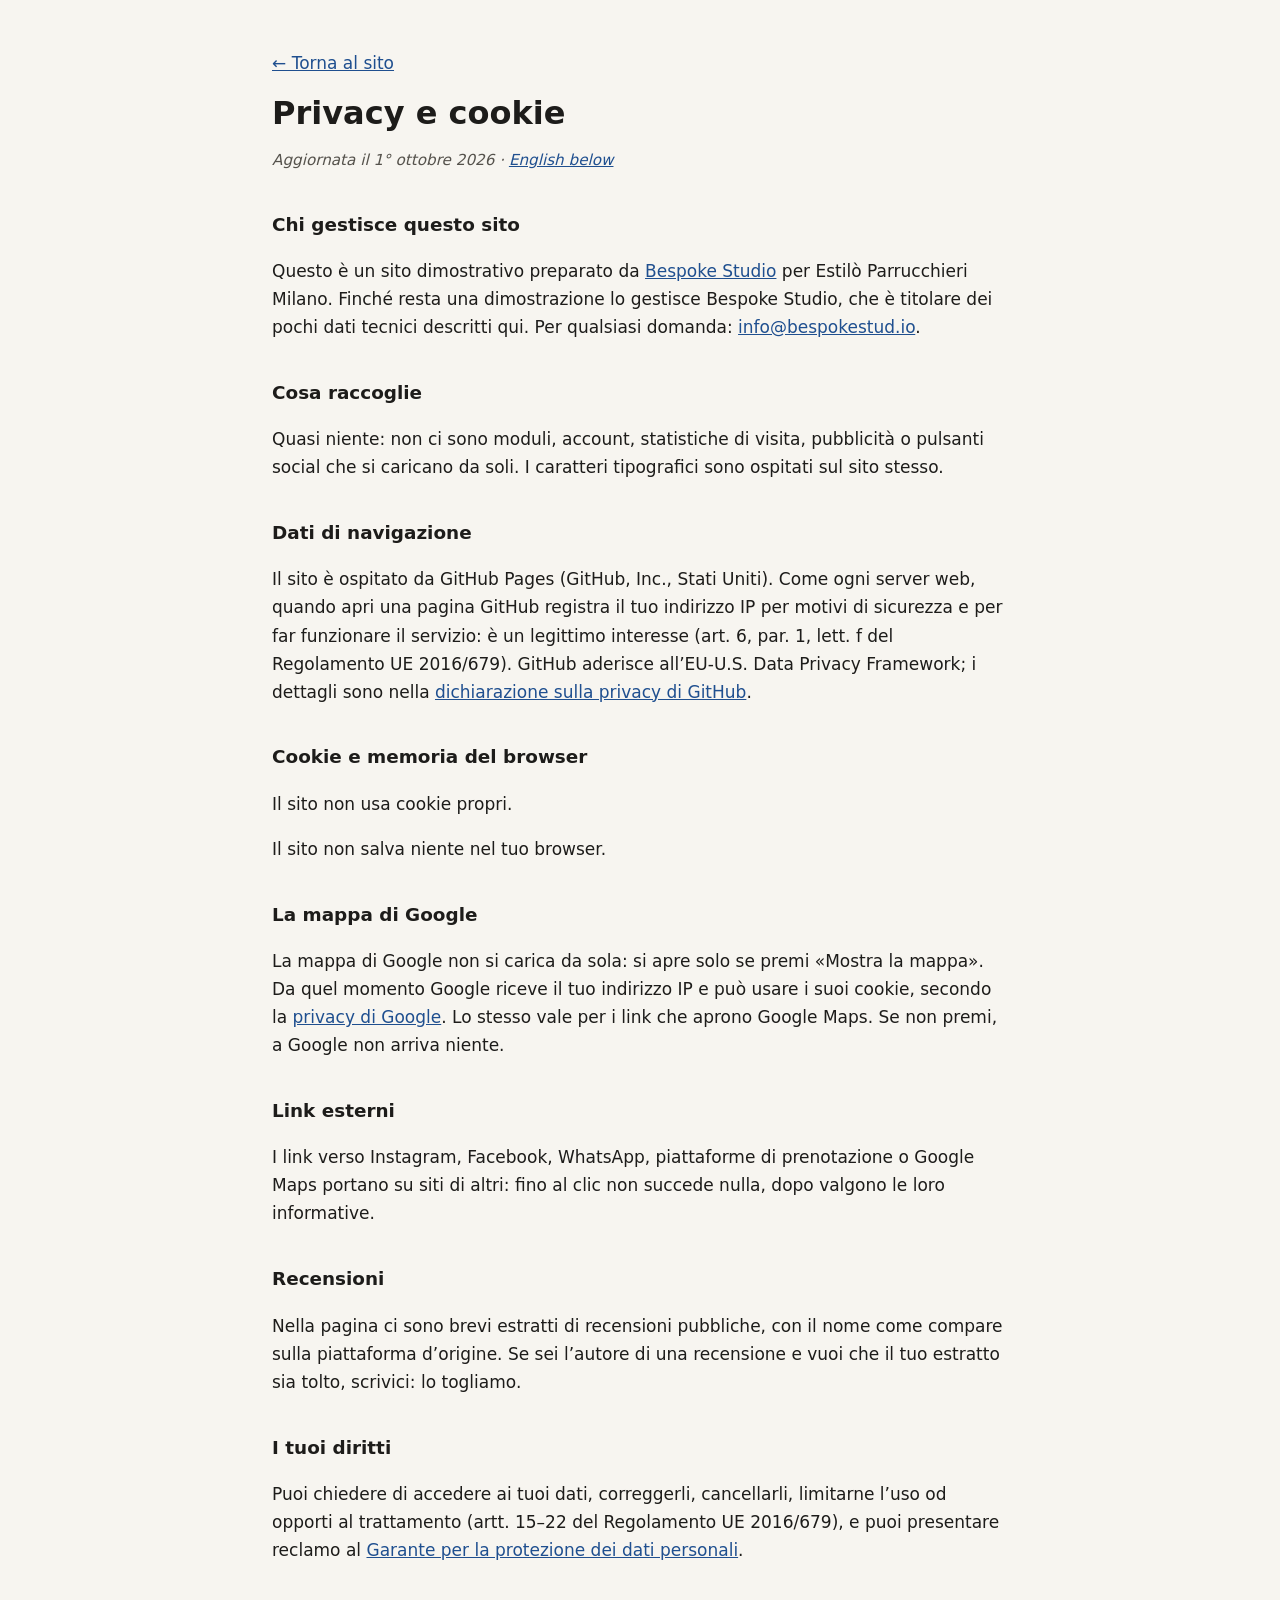
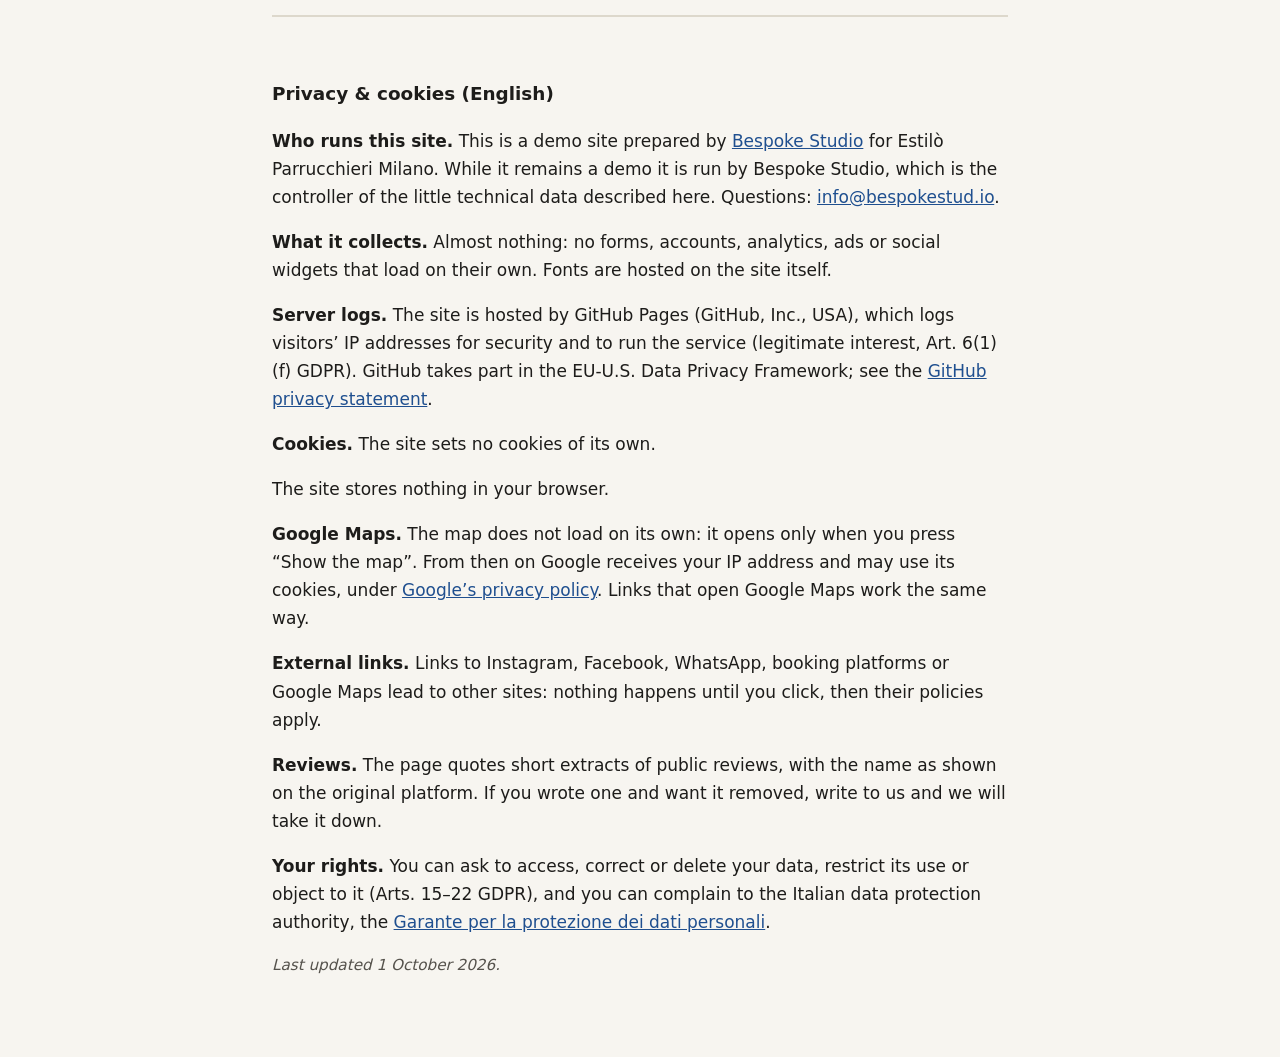
<file: privacy.html>
<!DOCTYPE html>
<html lang="it">
<head>
  <meta charset="UTF-8">
  <meta name="viewport" content="width=device-width, initial-scale=1.0">
  <meta name="robots" content="noindex">
  <title>Privacy e cookie · Estilò Parrucchieri Milano</title>
  <meta name="description" content="Informativa privacy e cookie del sito Estilò Parrucchieri Milano.">
  <style>
    body { margin: 0; background: #f7f5f0; color: #1d1c1a; font: 17px/1.65 system-ui, -apple-system, "Segoe UI", Roboto, sans-serif; }
    main { max-width: 46rem; margin: 0 auto; padding: 32px 20px 64px; }
    h1 { font-size: 2rem; line-height: 1.2; margin: 0.4em 0 0.2em; }
    h2 { font-size: 1.15rem; margin: 2em 0 0.4em; }
    a { color: #1f4f8f; }
    .data { color: #55524c; font-style: italic; font-size: 0.95rem; }
    .en { margin-top: 3em; padding-top: 1.5em; border-top: 2px solid #ddd8cc; }
    code { font-size: 0.9em; background: #ebe7dc; padding: 0 4px; border-radius: 3px; }
  </style>
</head>
<body>
<main>
  <p><a href="index.html">← Torna al sito</a></p>
  <h1>Privacy e cookie</h1>
  <p class="data">Aggiornata il 1° ottobre 2026 · <a href="#english" lang="en">English below</a></p>
  <h2>Chi gestisce questo sito</h2>
  <p>Questo è un sito dimostrativo preparato da <a href="https://bespokestud.io" rel="noopener">Bespoke Studio</a> per Estilò Parrucchieri Milano. Finché resta una dimostrazione lo gestisce Bespoke Studio, che è titolare dei pochi dati tecnici descritti qui. Per qualsiasi domanda: <a href="mailto:info@bespokestud.io">info@bespokestud.io</a>.</p>
  <h2>Cosa raccoglie</h2>
  <p>Quasi niente: non ci sono moduli, account, statistiche di visita, pubblicità o pulsanti social che si caricano da soli. I caratteri tipografici sono ospitati sul sito stesso.</p>
  <h2>Dati di navigazione</h2>
  <p>Il sito è ospitato da GitHub Pages (GitHub, Inc., Stati Uniti). Come ogni server web, quando apri una pagina GitHub registra il tuo indirizzo IP per motivi di sicurezza e per far funzionare il servizio: è un legittimo interesse (art. 6, par. 1, lett. f del Regolamento UE 2016/679). GitHub aderisce all’EU-U.S. Data Privacy Framework; i dettagli sono nella <a href="https://docs.github.com/site-policy/privacy-policies/github-general-privacy-statement" rel="noopener">dichiarazione sulla privacy di GitHub</a>.</p>
  
  <h2>Cookie e memoria del browser</h2>
  <p>Il sito non usa cookie propri.</p>
  <p>Il sito non salva niente nel tuo browser.</p>
  <h2>La mappa di Google</h2>
  <p>La mappa di Google non si carica da sola: si apre solo se premi «Mostra la mappa». Da quel momento Google riceve il tuo indirizzo IP e può usare i suoi cookie, secondo la <a href="https://policies.google.com/privacy?hl=it" rel="noopener">privacy di Google</a>. Lo stesso vale per i link che aprono Google Maps. Se non premi, a Google non arriva niente.</p>
  <h2>Link esterni</h2>
  <p>I link verso Instagram, Facebook, WhatsApp, piattaforme di prenotazione o Google Maps portano su siti di altri: fino al clic non succede nulla, dopo valgono le loro informative.</p>
  <h2>Recensioni</h2>
  <p>Nella pagina ci sono brevi estratti di recensioni pubbliche, con il nome come compare sulla piattaforma d’origine. Se sei l’autore di una recensione e vuoi che il tuo estratto sia tolto, scrivici: lo togliamo.</p>
  <h2>I tuoi diritti</h2>
  <p>Puoi chiedere di accedere ai tuoi dati, correggerli, cancellarli, limitarne l’uso od opporti al trattamento (artt. 15–22 del Regolamento UE 2016/679), e puoi presentare reclamo al <a href="https://www.garanteprivacy.it" rel="noopener">Garante per la protezione dei dati personali</a>.</p>
  <div class="en" id="english" lang="en">
    <h2>Privacy &amp; cookies (English)</h2>
    <p><strong>Who runs this site.</strong> This is a demo site prepared by <a href="https://bespokestud.io" rel="noopener">Bespoke Studio</a> for Estilò Parrucchieri Milano. While it remains a demo it is run by Bespoke Studio, which is the controller of the little technical data described here. Questions: <a href="mailto:info@bespokestud.io">info@bespokestud.io</a>.</p>
    <p><strong>What it collects.</strong> Almost nothing: no forms, accounts, analytics, ads or social widgets that load on their own. Fonts are hosted on the site itself.</p>
    <p><strong>Server logs.</strong> The site is hosted by GitHub Pages (GitHub, Inc., USA), which logs visitors’ IP addresses for security and to run the service (legitimate interest, Art. 6(1)(f) GDPR). GitHub takes part in the EU-U.S. Data Privacy Framework; see the <a href="https://docs.github.com/site-policy/privacy-policies/github-general-privacy-statement" rel="noopener">GitHub privacy statement</a>.</p>
    
    <p><strong>Cookies.</strong> The site sets no cookies of its own.</p>
    <p>The site stores nothing in your browser.</p>
    <p><strong>Google Maps.</strong> The map does not load on its own: it opens only when you press “Show the map”. From then on Google receives your IP address and may use its cookies, under <a href="https://policies.google.com/privacy?hl=en" rel="noopener">Google’s privacy policy</a>. Links that open Google Maps work the same way.</p>
    <p><strong>External links.</strong> Links to Instagram, Facebook, WhatsApp, booking platforms or Google Maps lead to other sites: nothing happens until you click, then their policies apply.</p>
    <p><strong>Reviews.</strong> The page quotes short extracts of public reviews, with the name as shown on the original platform. If you wrote one and want it removed, write to us and we will take it down.</p>
    <p><strong>Your rights.</strong> You can ask to access, correct or delete your data, restrict its use or object to it (Arts. 15–22 GDPR), and you can complain to the Italian data protection authority, the <a href="https://www.garanteprivacy.it" rel="noopener">Garante per la protezione dei dati personali</a>.</p>
    <p class="data">Last updated 1 October 2026.</p>
  </div>
</main>
</body>
</html>
</file>
